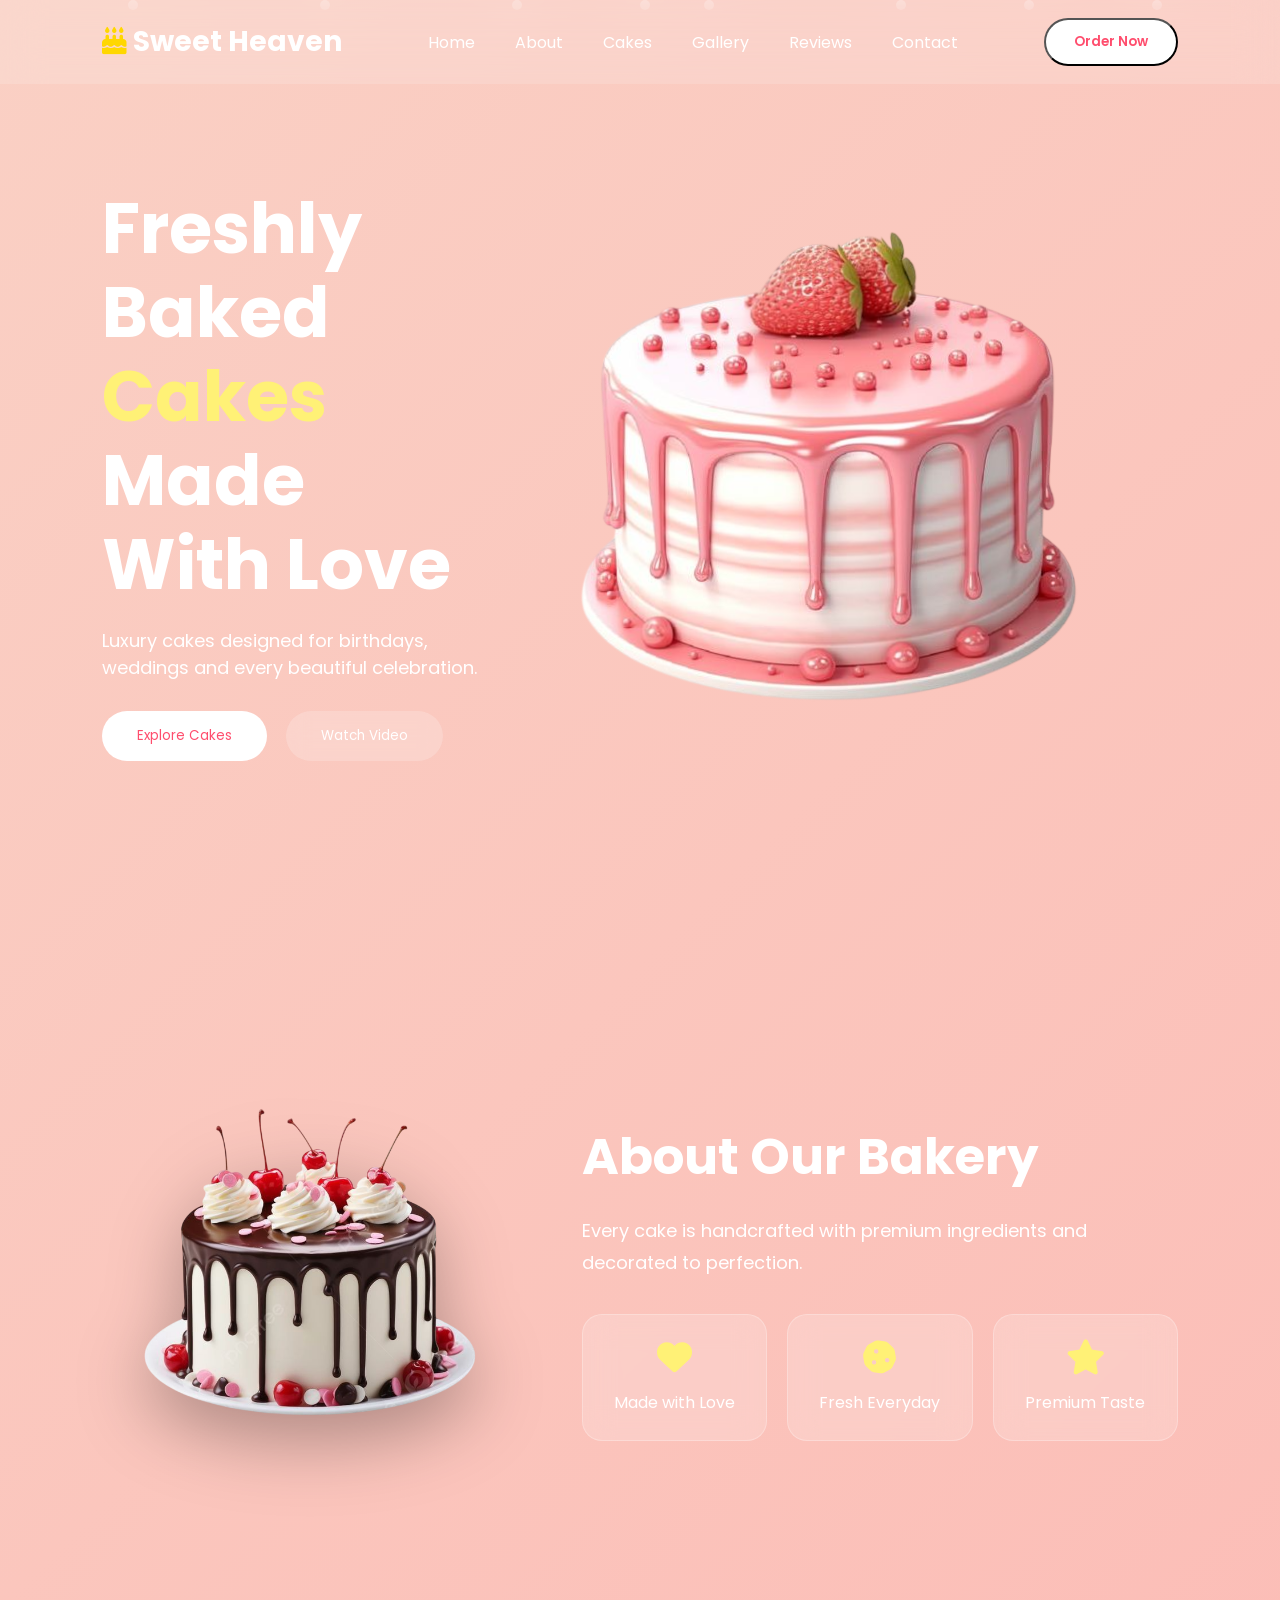
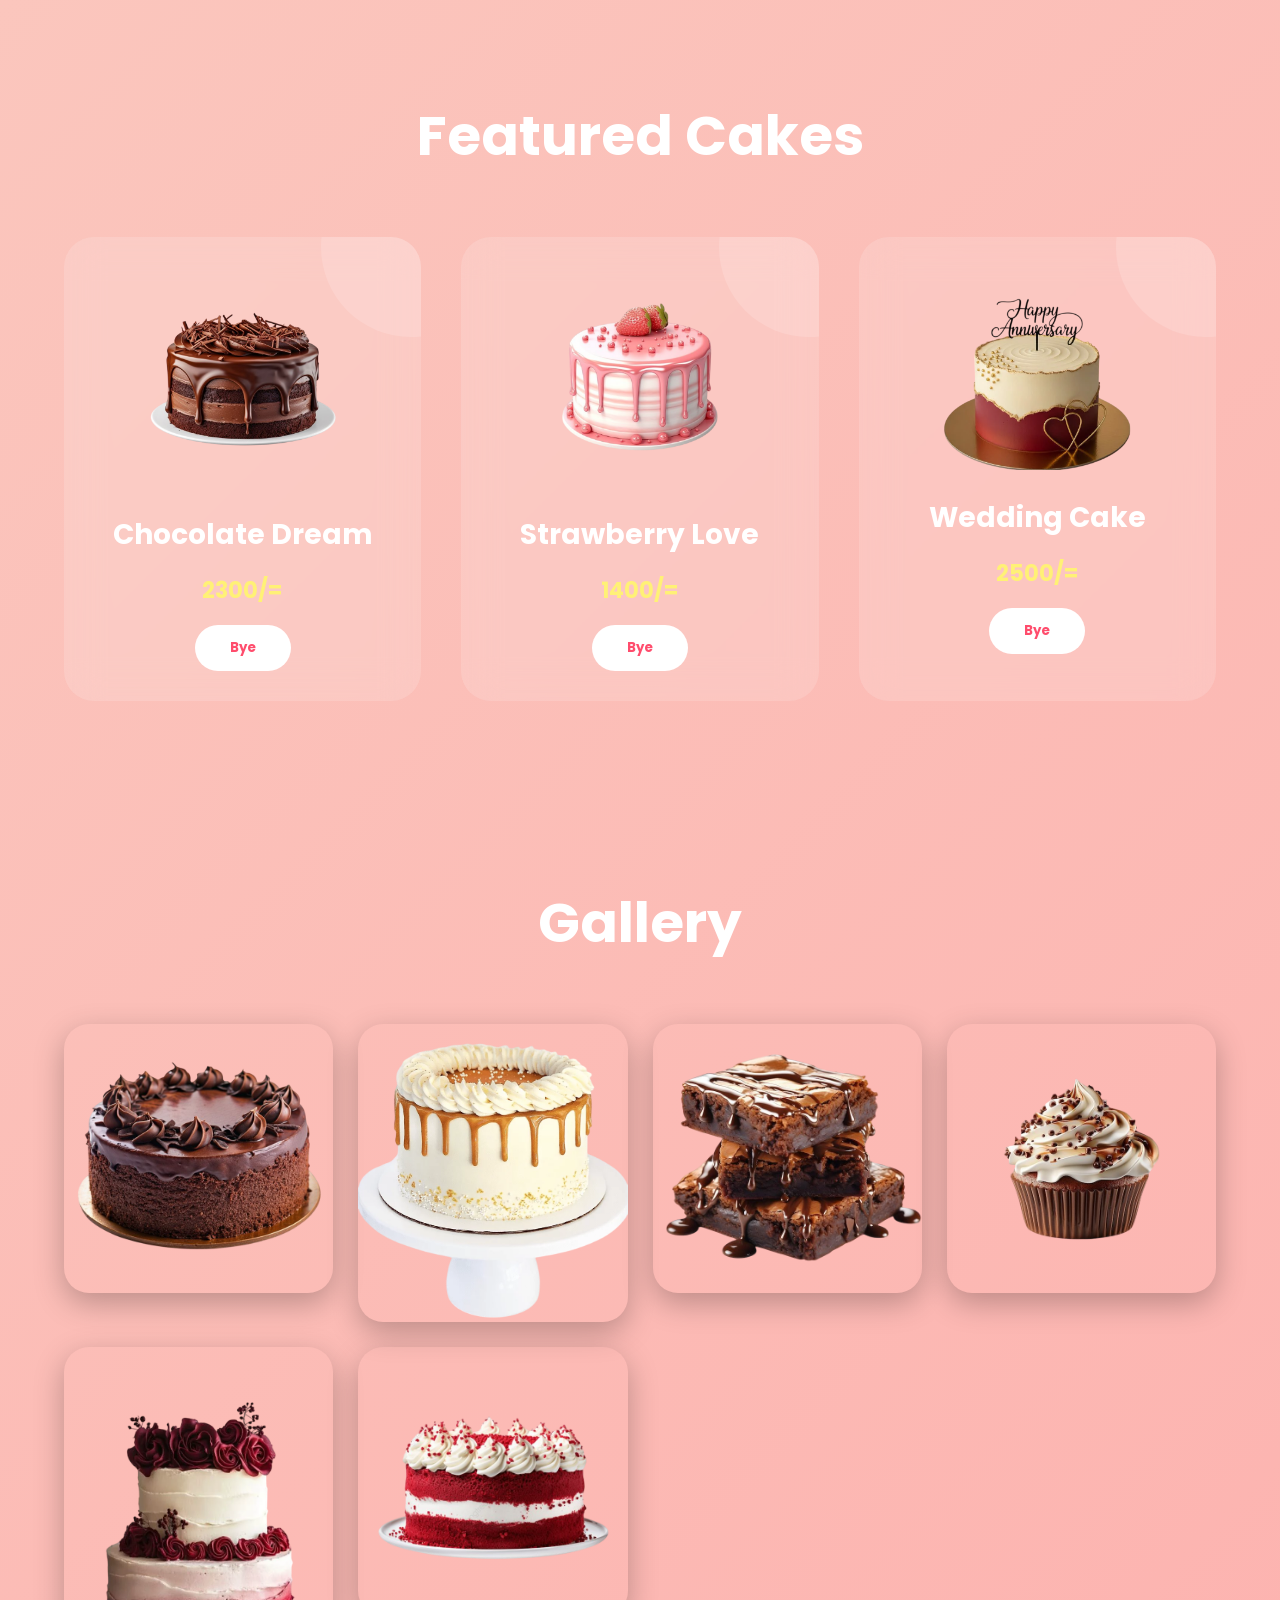
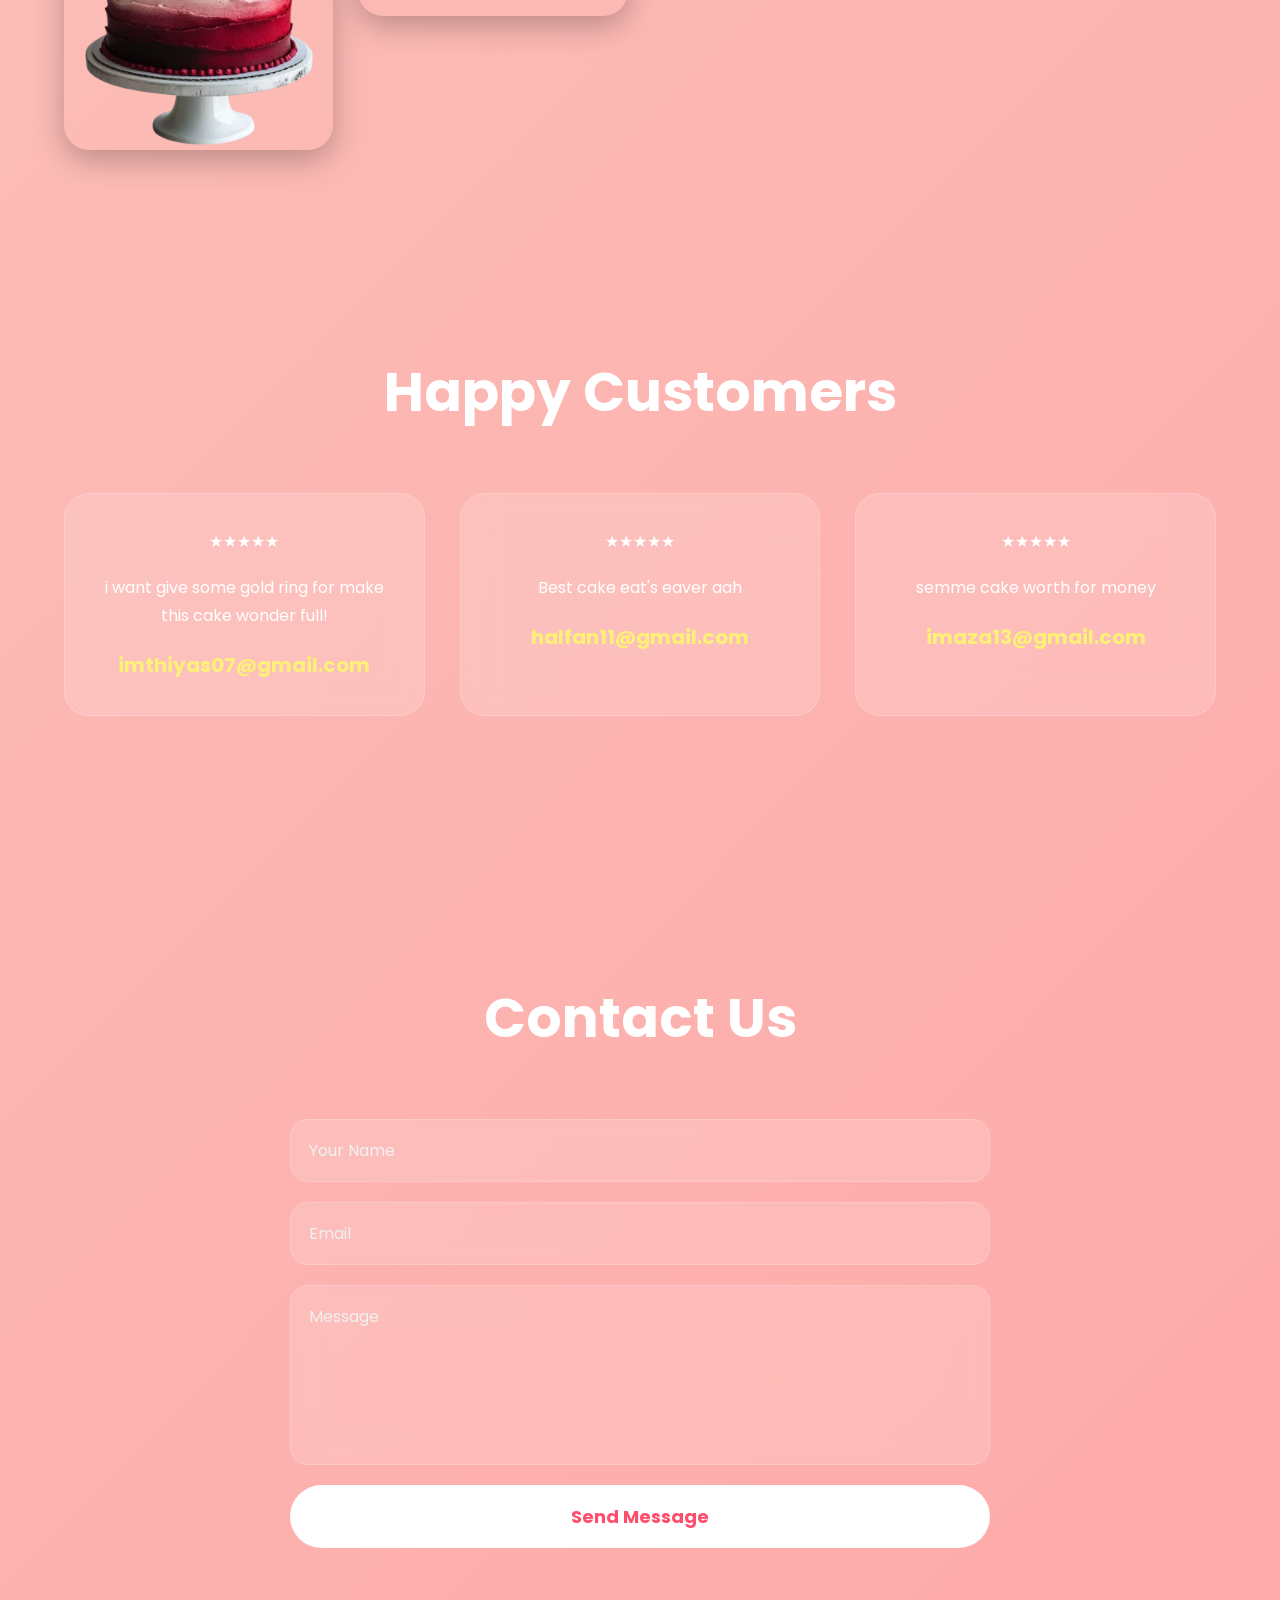
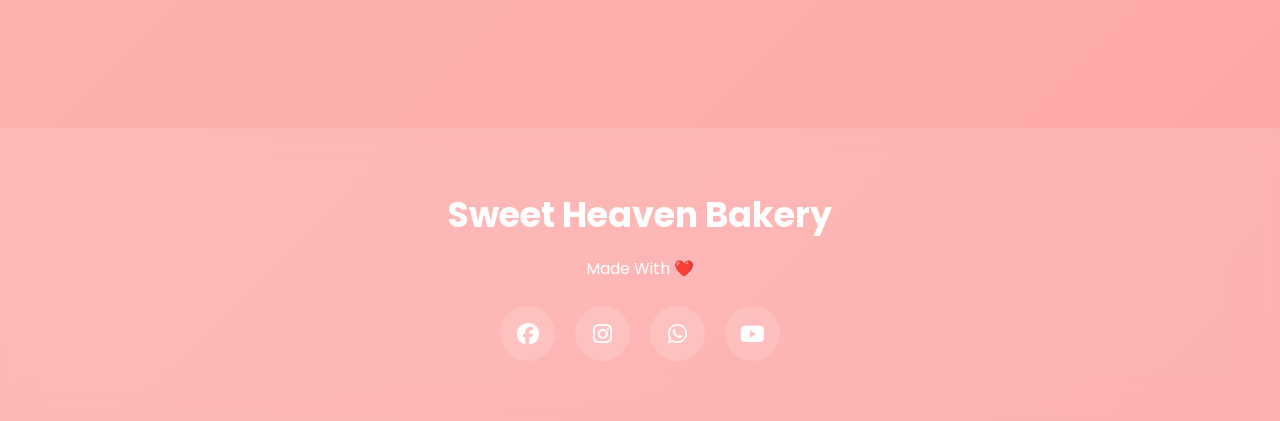
<file: index.html>
<!DOCTYPE html>
<html lang="en">
<head>

<meta charset="UTF-8">
<meta name="viewport" content="width=device-width, initial-scale=1.0">

<title>Sweet Heaven Bakery</title>

<link rel="preconnect" href="https://fonts.googleapis.com">
<link rel="preconnect" href="https://fonts.gstatic.com" crossorigin>

<link href="https://fonts.googleapis.com/css2?family=Poppins:wght@300;400;500;600;700;800&display=swap" rel="stylesheet">

<link rel="stylesheet" href="style.css">

<link rel="stylesheet"
href="https://cdnjs.cloudflare.com/ajax/libs/font-awesome/6.6.0/css/all.min.css">

<meta name="viewport" content="width=device-width, initial-scale=1.00">

    
</head>

<body>

<!--================ LOADER ================-->

<div id="loader">

<div class="cake-loader">

<div class="cake"></div>

<h2>Sweet Heaven</h2>

</div>

</div>

<!--================ PARTICLES ================-->

<div class="particles">

<span></span>
<span></span>
<span></span>
<span></span>
<span></span>
<span></span>
<span></span>
<span></span>

</div>

<!--================ NAVBAR ================-->

<header>

<div class="logo">

<i class="fa-solid fa-cake-candles"></i>

Sweet Heaven

</div>

<nav>

<a href="#">Home</a>

<a href="#about">About</a>

<a href="#cakes">Cakes</a>

<a href="#gallery">Gallery</a>

<a href="#review">Reviews</a>

<a href="#contact">Contact</a>

</nav>

<button class="order-btn" onclick="window.location.href='order.html'">
    Order Now
</button>

</header>

<!--================ HERO ================-->

<section class="hero">

<div class="hero-text">

<h1>

Freshly Baked

<span>Cakes</span>

Made With Love

</h1>

<p>

Luxury cakes designed for birthdays,
weddings and every beautiful celebration.

</p>

<div class="buttons">

<button>Explore Cakes</button>

<button class="glass">

Watch Video

</button>

</div>

</div>

<div class="hero-image">

<img src="cake1.png">

</div>

</section>

<!--================ ABOUT ================-->

<section id="about" class="about">

<div class="about-image">

<img src="cake2.png">

</div>

<div class="about-text">

<h2>About Our Bakery</h2>

<p>

Every cake is handcrafted with
premium ingredients and decorated
to perfection.

</p>

<div class="features">

<div>

<i class="fa-solid fa-heart"></i>

Made with Love

</div>

<div>

<i class="fa-solid fa-cookie"></i>

Fresh Everyday

</div>

<div>

<i class="fa-solid fa-star"></i>

Premium Taste

</div>

</div>

</div>

</section>

<!--================ CAKES ================-->

<section id="cakes">

<h2 class="title">

Featured Cakes

</h2>

<div class="cards">

<div class="card">

<img src="cake3.png">

<h3>Chocolate Dream</h3>

<p>2300/=</p>

<a href="order.html">
<button onclick="goOrder()">Bye</button>
</a>

</div>

<div class="card">

<img src="cake4.png">

<h3>Strawberry Love</h3>

<p>1400/=</p>   

<a href="order.html">
  <button onclick="goOrder()">Bye</button>
</a>

</div>

<div class="card">

<img src="cake5.png">

<h3>Wedding Cake</h3>

<p>2500/=</p>
<a href="order.html">
 <button onclick="goOrder()">Bye</button>
</a>

</div>

</div>

</section>

<!--================ GALLERY ================-->

<section id="gallery">

<h2 class="title">

Gallery

</h2>

<div class="gallery">

<img src="cake01.png">

<img src="cake02.png">

<img src="cake03.png">

<img src="cake04.png">

<img src="cake05.png">

<img src="cake06.png">

</div>

</section>

<!--================ REVIEW ================-->

<section id="review">

<h2 class="title">

Happy Customers

</h2>

<div class="reviews">

<div class="review">

★★★★★

<p>

i want give some gold ring for make this cake wonder full!

</p>

<h4>imthiyas07@gmail.com</h4>

</div>

<div class="review">

★★★★★

<p>

Best cake eat's eaver aah 

</p>

<h4>halfan11@gmail.com</h4>

</div>

<div class="review">

★★★★★

<p>

semme cake worth for money

</p>

<h4>imaza13@gmail.com</h4>

</div>

</div>

</section>

<!--================ CONTACT ================-->

<section id="contact">

<h2 class="title">

Contact Us

</h2>

<form>

<input type="text"
placeholder="Your Name">

<input type="email"
placeholder="Email">

<textarea
placeholder="Message"></textarea>

<button>

Send Message

</button>

</form>

</section>

<!--================ FOOTER ================-->

<footer>

<h2>Sweet Heaven Bakery</h2>

<p>

Made With ❤️

</p>

<div class="social">

<i class="fab fa-facebook"></i>

<i class="fab fa-instagram"></i>

<i class="fab fa-whatsapp"></i>

<i class="fab fa-youtube"></i>

</div>

</footer>

<script src="script.js"></script>

</body>
</html>
</file>
<file: style.css>
/*==============================
  GOOGLE FONT
==============================*/
@import url('https://fonts.googleapis.com/css2?family=Poppins:wght@300;400;500;600;700;800&display=swap');

*{
    margin:0;
    padding:0;
    box-sizing:border-box;
    font-family:'Poppins',sans-serif;
    scroll-behavior:smooth;
}

body{
    overflow-x:hidden;
    color:#fff;
    background:linear-gradient(-45deg,#ff5f6d,#ffc371,#ff9a9e,#fad0c4);
    background-size:400% 400%;
    animation:bgMove 15s ease infinite;
}

@keyframes bgMove{
    0%{background-position:0% 50%;}
    50%{background-position:100% 50%;}
    100%{background-position:0% 50%;}
}

/*==============================
 LOADER
==============================*/

#loader{
    position:fixed;
    width:100%;
    height:100%;
    background:#fff;
    display:flex;
    justify-content:center;
    align-items:center;
    z-index:99999;
}

.cake-loader{
    text-align:center;
}

.cake{
    width:100px;
    height:100px;
    border-radius:50%;
    background:linear-gradient(#ff5f6d,#ffb347);
    animation:spin 2s linear infinite;
    margin:auto;
    box-shadow:0 0 40px rgba(255,255,255,.7);
}

.cake-loader h2{
    margin-top:20px;
    color:#ff5f6d;
    letter-spacing:2px;
}

@keyframes spin{
    100%{
        transform:rotate(360deg);
    }
}

/*==============================
 PARTICLES
==============================*/

.particles{
    position:fixed;
    inset:0;
    overflow:hidden;
    pointer-events:none;
}

.particles span{
    position:absolute;
    display:block;
    width:10px;
    height:10px;
    border-radius:50%;
    background:white;
    opacity:.5;
    animation:float 15s linear infinite;
}

.particles span:nth-child(1){left:10%;animation-duration:18s;}
.particles span:nth-child(2){left:25%;animation-duration:12s;}
.particles span:nth-child(3){left:40%;animation-duration:20s;}
.particles span:nth-child(4){left:55%;animation-duration:16s;}
.particles span:nth-child(5){left:70%;animation-duration:22s;}
.particles span:nth-child(6){left:80%;animation-duration:13s;}
.particles span:nth-child(7){left:90%;animation-duration:17s;}
.particles span:nth-child(8){left:50%;animation-duration:25s;}

@keyframes float{
    0%{
        transform:translateY(100vh) scale(0);
    }
    100%{
        transform:translateY(-120px) scale(1.5);
    }
}

/*==============================
 HEADER
==============================*/

header{
    position:fixed;
    width:100%;
    top:0;
    left:0;
    padding:18px 8%;
    display:flex;
    justify-content:space-between;
    align-items:center;
    backdrop-filter:blur(18px);
    background:rgba(255,255,255,.15);
    z-index:999;
}

.logo{
    font-size:28px;
    font-weight:700;
}

.logo i{
    color:#ffd700;
}

nav a{
    color:#fff;
    text-decoration:none;
    margin:0 18px;
    transition:.4s;
    position:relative;
}

nav a:hover{
    color:#ffe082;
}

nav a::after{
    content:"";
    position:absolute;
    width:0%;
    height:2px;
    left:0;
    bottom:-5px;
    background:white;
    transition:.4s;
}

nav a:hover::after{
    width:100%;
}

.order-btn{
    padding:12px 28px;
    border-radius:40px;
    background:#fff;
    color:#ff4d6d;
    cursor:pointer;
    font-weight:600;
    transition:.4s;
}

.order-btn:hover{
    transform:translateY(-5px);
    box-shadow:0 15px 30px rgba(0,0,0,.25);
}

/*==============================
 HERO
==============================*/

.hero{
    min-height:100vh;
    display:flex;
    align-items:center;
    justify-content:space-between;
    padding:120px 8%;
}

.hero-text{
    width:50%;
}

.hero-text h1{
    font-size:70px;
    line-height:1.2;
    margin-bottom:20px;
}

.hero-text span{
    color:#fff176;
}

.hero-text p{
    font-size:18px;
    max-width:500px;
    margin-bottom:30px;
}

.buttons button{
    padding:15px 35px;
    border:none;
    border-radius:40px;
    margin-right:15px;
    cursor:pointer;
    transition:.4s;
}

.buttons button:first-child{
    background:#fff;
    color:#ff4d6d;
}

.buttons .glass{
    background:rgba(255,255,255,.2);
    backdrop-filter:blur(10px);
    color:#fff;
}

.buttons button:hover{
    transform:translateY(-8px) scale(1.05);
}

.hero-img{
    width:500px;
    animation:cakeFloat 4s ease-in-out infinite;
}

@keyframes cakeFloat{
    0%,100%{
        transform:translateY(0);
    }
    50%{
        transform:translateY(-20px);
    }
}

/*==================================
    ABOUT SECTION
==================================*/

.about{
    display:flex;
    justify-content:space-between;
    align-items:center;
    padding:120px 8%;
    gap:60px;
}

.about{
    flex:1;
    display:flex;
    justify-content:center;
}

.about img{
    width:420px;
    animation:floatCake 5s ease-in-out infinite;
    filter:drop-shadow(0 25px 35px rgba(0,0,0,.3));
}

@keyframes floatCake{

    0%{
        transform:translateY(0px) rotate(0deg);
    }

    50%{
        transform:translateY(-25px) rotate(3deg);
    }

    100%{
        transform:translateY(0px) rotate(0deg);
    }

}

.about-text{
    flex:1;
}

.about-text h2{
    font-size:50px;
    margin-bottom:20px;
}

.about-text p{
    font-size:18px;
    line-height:32px;
    margin-bottom:35px;
}

.features{
    display:grid;
    grid-template-columns:repeat(3,1fr);
    gap:20px;
}

.features div{

    background:rgba(255,255,255,.18);

    backdrop-filter:blur(15px);

    border-radius:20px;

    padding:25px;

    text-align:center;

    transition:.5s;

    border:1px solid rgba(255,255,255,.25);

}

.features div:hover{

    transform:translateY(-12px);

    box-shadow:0 20px 40px rgba(0,0,0,.25);

}

.features i{

    font-size:35px;

    color:#fff176;

    margin-bottom:15px;

    display:block;

}

/*==================================
    SECTION TITLE
==================================*/

.title{

    text-align:center;

    font-size:55px;

    margin-top:80px;

    margin-bottom:60px;

}

/*==================================
    FEATURED CAKES
==================================*/

.cards{

    width:90%;

    margin:auto;

    display:grid;

    grid-template-columns:repeat(auto-fit,minmax(280px,1fr));

    gap:40px;

    padding-bottom:100px;

}

.card{

    background:rgba(255,255,255,.15);

    backdrop-filter:blur(18px);

    border-radius:30px;

    padding:30px;

    text-align:center;

    transition:.5s;

    position:relative;

    overflow:hidden;

}

.card::before{

    content:"";

    position:absolute;

    width:180px;

    height:180px;

    background:rgba(255,255,255,.15);

    border-radius:50%;

    top:-80px;

    right:-80px;

}

.card:hover{

    transform:translateY(-18px) scale(1.03);

    box-shadow:0 25px 45px rgba(0,0,0,.35);

}

.card img{

    width:220px;

    transition:.5s;

}

.card:hover img{

    transform:scale(1.12) rotate(-5deg);

}

.card h3{

    margin-top:20px;

    font-size:28px;

}

.card p{

    margin:18px 0;

    font-size:22px;

    color:#fff176;

    font-weight:700;

}

.card button{

    padding:13px 35px;

    border:none;

    border-radius:40px;

    cursor:pointer;

    background:white;

    color:#ff4d6d;

    font-weight:700;

    transition:.4s;

}

.card button:hover{

    transform:scale(1.08);

    background:#fff176;

}

/*==================================
      GALLERY
==================================*/

.gallery{

    width:90%;

    margin:auto;

    display:grid;

    grid-template-columns:repeat(auto-fit,minmax(250px,1fr));

    gap:25px;

    padding-bottom:120px;

}

.gallery img{

    width:100%;

    border-radius:25px;

    transition:.6s;

    cursor:pointer;

    box-shadow:0 10px 30px rgba(0,0,0,.25);

}

.gallery img:hover{

    transform:scale(1.08) rotate(2deg);

    box-shadow:0 20px 50px rgba(0,0,0,.4);

}


/*==================================
      REVIEWS SECTION
==================================*/

.reviews{
    width:90%;
    margin:auto;
    display:grid;
    grid-template-columns:repeat(auto-fit,minmax(280px,1fr));
    gap:35px;
    padding-bottom:100px;
}

.review{
    background:rgba(255,255,255,.15);
    backdrop-filter:blur(18px);
    border-radius:25px;
    padding:35px;
    text-align:center;
    transition:.5s;
    border:1px solid rgba(255,255,255,.2);
}

.review:hover{
    transform:translateY(-15px);
    box-shadow:0 20px 40px rgba(0,0,0,.25);
}

.review p{
    margin:20px 0;
    line-height:28px;
}

.review h4{
    color:#fff176;
    font-size:20px;
}

/*==================================
      CONTACT SECTION
==================================*/

#contact{
    padding:80px 8%;
}

form{
    max-width:700px;
    margin:auto;
    display:flex;
    flex-direction:column;
    gap:20px;
}

form input,
form textarea{
    width:100%;
    padding:18px;
    border:none;
    outline:none;
    border-radius:18px;
    background:rgba(255,255,255,.15);
    backdrop-filter:blur(15px);
    color:#fff;
    font-size:16px;
    border:1px solid rgba(255,255,255,.2);
}

form input::placeholder,
form textarea::placeholder{
    color:#f1f1f1;
}

form textarea{
    min-height:180px;
    resize:none;
}

form button{
    padding:18px;
    border:none;
    border-radius:50px;
    background:#fff;
    color:#ff4d6d;
    font-size:18px;
    font-weight:700;
    cursor:pointer;
    transition:.4s;
}

form button:hover{
    transform:translateY(-8px);
    box-shadow:0 20px 40px rgba(0,0,0,.3);
}

/*==================================
      FOOTER
==================================*/

footer{
    margin-top:100px;
    padding:60px 20px;
    text-align:center;
    background:rgba(255,255,255,.12);
    backdrop-filter:blur(20px);
}

footer h2{
    font-size:35px;
    margin-bottom:15px;
}

footer p{
    margin-bottom:25px;
}

.social{
    display:flex;
    justify-content:center;
    gap:20px;
}

.social i{
    width:55px;
    height:55px;
    line-height:55px;
    border-radius:50%;
    background:rgba(255,255,255,.15);
    cursor:pointer;
    transition:.4s;
    font-size:22px;
}

.social i:hover{
    transform:translateY(-10px) rotate(360deg);
    background:#fff;
    color:#ff4d6d;
}

/*==================================
      SCROLLBAR
==================================*/

::-webkit-scrollbar{
    width:10px;
}

::-webkit-scrollbar-track{
    background:#ffd4dd;
}

::-webkit-scrollbar-thumb{
    background:#ff4d6d;
    border-radius:20px;
}

::-webkit-scrollbar-thumb:hover{
    background:#ff2d55;
}

/*==================================
      RESPONSIVE
==================================*/

@media(max-width:992px){

header{
    padding:20px;
}

nav{
    display:none;
}

.hero{
    flex-direction:column;
    text-align:center;
}

.hero-text{
    width:100%;
}

.hero-text h1{
    font-size:50px;
}

.hero-image img{
    width:350px;
    margin-top:50px;
}

.about{
    flex-direction:column;
}

.features{
    grid-template-columns:1fr;
}

.title{
    font-size:40px;
}

}

@media(max-width:600px){

.hero-text h1{
    font-size:38px;
}

.hero-image img{
    width:280px;
}

.about-image img{
    width:280px;
}

.logo{
    font-size:22px;
}

.order-btn{
    padding:10px 20px;
}

.card img{
    width:180px;
}

footer h2{
    font-size:28px;
}

}

/* Cursor Glow */

.cursor-glow{

position:fixed;

width:35px;

height:35px;

border-radius:50%;

background:rgba(255,255,255,.35);

pointer-events:none;

transform:translate(-50%,-50%);

backdrop-filter:blur(8px);

z-index:99999;

transition:.05s;

}


/* Floating Hearts */

.heart{

position:fixed;

bottom:-50px;

animation:heartFly 6s linear forwards;

pointer-events:none;

z-index:999;

}

@keyframes heartFly{

0%{

transform:translateY(0) scale(.4);

opacity:0;

}

20%{

opacity:1;

}

100%{

transform:translateY(-900px) rotate(360deg);

opacity:0;

}

}


/* Shooting Star */

.shooting-star{

position:fixed;

width:160px;

height:3px;

background:white;

box-shadow:0 0 20px white;

transform:rotate(-25deg);

animation:shoot 2s linear forwards;

pointer-events:none;

}

@keyframes shoot{

0%{

transform:translateX(0) rotate(-25deg);

opacity:1;

}

100%{

transform:translateX(1700px) rotate(-25deg);

opacity:0;

}

}


/* Sparkles */

.sparkle{

position:fixed;

width:10px;

height:10px;

background:white;

border-radius:50%;

animation:spark 2s linear forwards;

pointer-events:none;

}

@keyframes spark{

0%{

transform:scale(0);

opacity:1;

}

100%{

transform:scale(2);

opacity:0;

}

}



@media (max-width: 768px) {

    nav{
        padding:15px 20px;
        flex-direction:column;
    }

    .hero{
        flex-direction:column;
        text-align:center;
        padding:40px 20px;
    }

    .hero h1{
        font-size:2.2rem;
    }

    .hero img{
        width:90%;
        max-width:350px;
    }

    .cards{
        grid-template-columns:1fr;
    }

    .contact-container{
        width:95%;
    }

    input,
    textarea,
    button{
        width:100%;
    }
}
</file>
